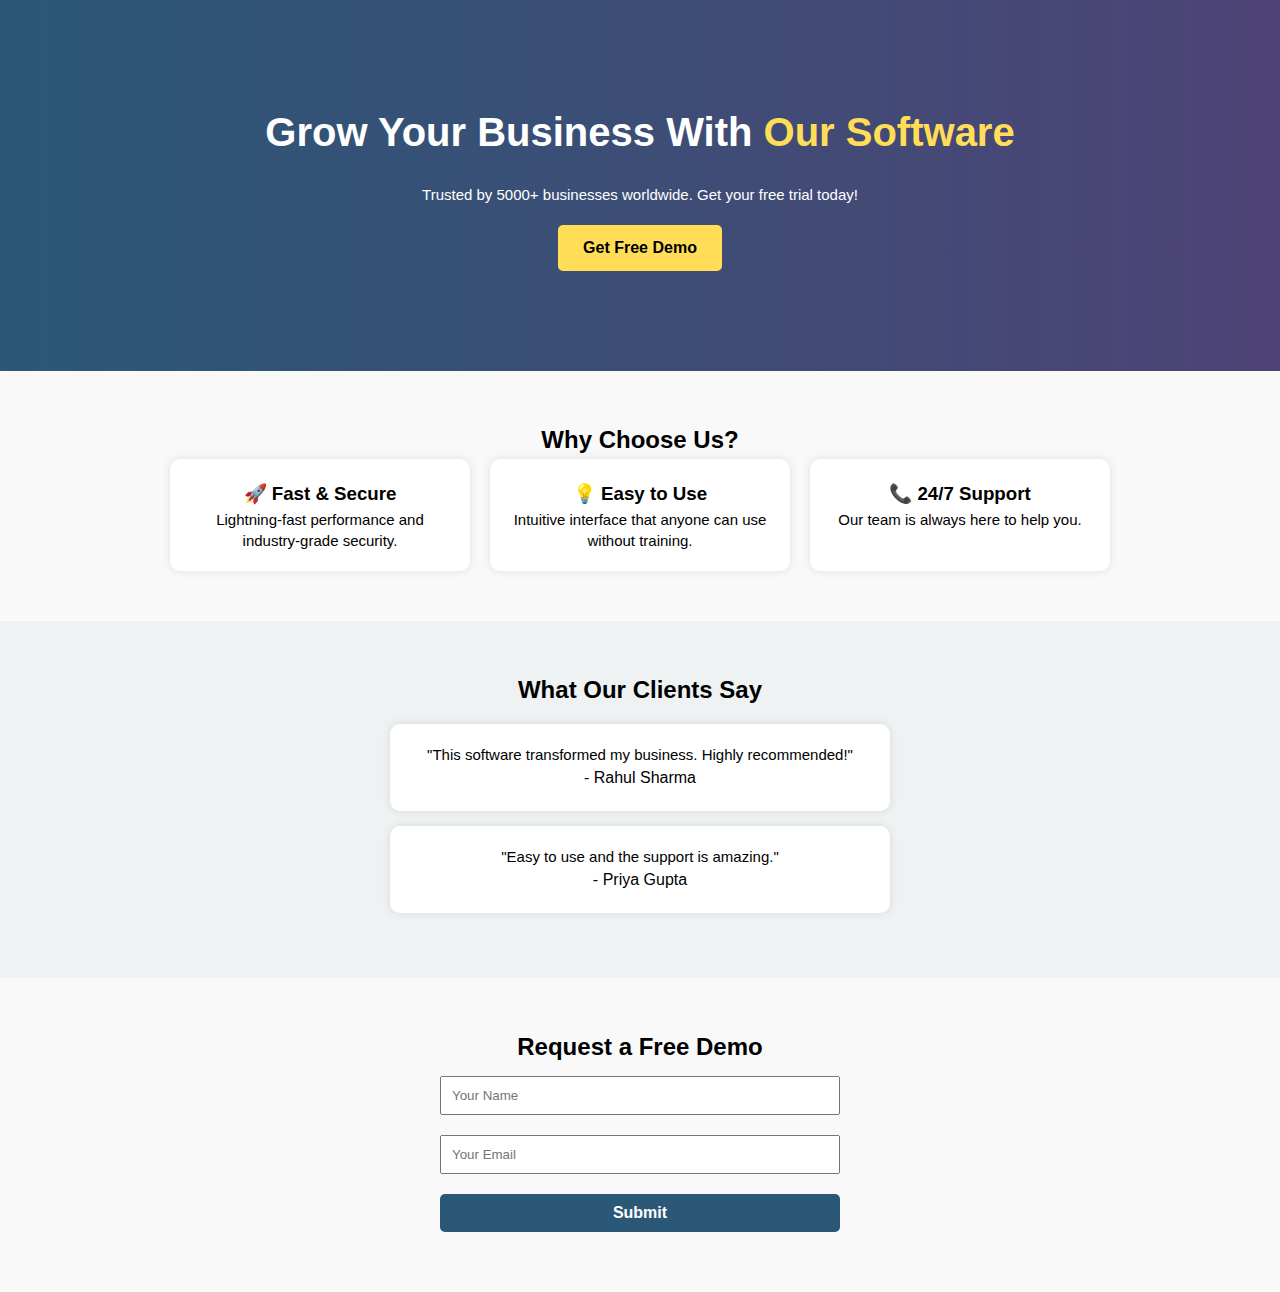
<file: exportbusiness.html>
<!DOCTYPE html>
<html lang="en">
<head>
  <meta charset="UTF-8">
  <meta name="viewport" content="width=device-width, initial-scale=1.0">
  <title>Landing Page</title>
  <link rel="stylesheet" href="style.css">
  <style>
    body {
  margin: 0;
  font-family: Arial, sans-serif;
  line-height: 1.6;
}

/* Hero Section */
.hero {
  background: linear-gradient(to right, #2b5876, #4e4376);
  color: white;
  text-align: center;
  padding: 100px 20px;
}

.hero h1 {
  font-size: 2.5rem;
}

.hero h1 span {
  color: #ffdd57;
}

.hero p {
  max-width: 600px;
  margin: 20px auto;
}

.btn {
  display: inline-block;
  padding: 10px 25px;
  background: #ffdd57;
  color: black;
  border-radius: 5px;
  text-decoration: none;
  font-weight: bold;
  transition: 0.3s;
}

.btn:hover {
  background: #ffc107;
}

/* Features */
.features {
  text-align: center;
  padding: 50px 20px;
  background: #f9f9f9;
}

.feature-grid {
  display: flex;
  justify-content: center;
  gap: 20px;
  flex-wrap: wrap;
}

.feature {
  background: white;
  padding: 20px;
  border-radius: 10px;
  box-shadow: 0 0 10px rgba(0,0,0,0.1);
  width: 300px;
}

/* Testimonials */
.testimonials {
  padding: 50px 20px;
  text-align: center;
  background: #eef2f3;
}

.testimonial {
  background: white;
  padding: 20px;
  margin: 15px auto;
  max-width: 500px;
  border-radius: 10px;
  box-shadow: 0 0 10px rgba(0,0,0,0.1);
}

/* Contact Form */
.contact {
  padding: 50px 20px;
  text-align: center;
  background: #f9f9f9;
}

.contact form {
  max-width: 400px;
  margin: auto;
}

.contact input, .contact button {
  width: 100%;
  padding: 10px;
  margin: 10px 0;
}

.contact button {
  background: #2b5876;
  color: white;
  border: none;
  cursor: pointer;
  font-size: 16px;
}

.contact button:hover {
  background: #4e4376;
}

  </style>
</head>
<body>

  <!-- Hero Section -->
  <section class="hero">
    <div class="container">
      <h1>Grow Your Business With <span>Our Software</span></h1>
      <p>Trusted by 5000+ businesses worldwide. Get your free trial today!</p>
      <a href="#form" class="btn">Get Free Demo</a>
    </div>
  </section>

  <!-- Features -->
  <section class="features">
    <h2>Why Choose Us?</h2>
    <div class="feature-grid">
      <div class="feature">
        <h3>🚀 Fast & Secure</h3>
        <p>Lightning-fast performance and industry-grade security.</p>
      </div>
      <div class="feature">
        <h3>💡 Easy to Use</h3>
        <p>Intuitive interface that anyone can use without training.</p>
      </div>
      <div class="feature">
        <h3>📞 24/7 Support</h3>
        <p>Our team is always here to help you.</p>
      </div>
    </div>
  </section>

  <!-- Testimonials -->
  <section class="testimonials">
    <h2>What Our Clients Say</h2>
    <div class="testimonial">
      <p>"This software transformed my business. Highly recommended!"</p>
      <span>- Rahul Sharma</span>
    </div>
    <div class="testimonial">
      <p>"Easy to use and the support is amazing."</p>
      <span>- Priya Gupta</span>
    </div>
  </section>

  <!-- Contact Form -->
  <section id="form" class="contact">
    <h2>Request a Free Demo</h2>
    <form>
      <input type="text" placeholder="Your Name" required>
      <input type="email" placeholder="Your Email" required>
      <button type="submit" class="btn">Submit</button>
    </form>
  </section>

</body>
</html>
</file>
<file: style.css>
:root{
  --accent: red; /* brand red */
  --text: #33333a;
  --muted: #6b7280;
  --card-bg: #ffffff;
  --surface: #fafafa;
}
/* Reset */
* {
  margin: 0;
  padding: 0;
  box-sizing: border-box;

}

body {
  font-family: 'Segoe UI', Tahoma, Geneva, Verdana, sans-serif;
  margin-top: 70px; /* header height के हिसाब से adjust */
}

/* ================= HEADER ================= */
/* Header container */
header {
  width: 100%;
  background: white;
  display: flex;
  align-items: center;
  justify-content: space-between;
  padding: 8px 20px;
  position: fixed;
  top: 0;
  left: 0;
  z-index: 999;
  box-shadow: 0 2px 5px rgba(0,0,0,0.1);
}


/* Logo */
.logo img {
  height: 50px;
}

/* Navigation default (desktop) */
nav {
  display: flex;
  align-items: center;
  gap: 15px;
}

nav a {
  color: rgb(8, 8, 8);
  text-decoration: none;
  padding: 8px 10px;
  transition: all 0.3s ease;
  position: relative;
}

/* Active effect with underline */
nav a.active {
  color: #042e5b; /* Blue text */
  font-weight: bold;
}

nav a.active::after {
  content: "";
  position: absolute;
  left: 0;
  bottom: -4px; /* Space below text */
  width: 100%;
  height: 3px;
  background: #007BFF; /* Blue underline */
  border-radius: 2px;
}

/* Dropdown */
.dropdown {
  position: relative;
}
.dropdown-btn {
  color: rgb(11, 11, 11);
  cursor: pointer;
  padding: 8px 10px;
  display: inline-block;
}
.dropdown-content {
  display: none;
  position: absolute;
  background: white;
  top: 100%;
  left: 0;
  min-width: 180px;
  border-radius: 4px;
  overflow: hidden;
  box-shadow: 0px 4px 8px rgba(0,0,0,0.2);
}
.dropdown-content a {
  display: block;
  padding: 10px;
  color: #08203a;
  text-decoration: none;
}
.dropdown-content a:hover {
  background: #f1f1f1;
}
.dropdown:hover .dropdown-content {
  display: block;
}

/* Contact button */
.contact-btn {
  background: #e70404;
  color: white;
  border-radius: 4px;
}
.contact-btn:hover {
  background: #e67700;
}

/* Login button */
#loginBtn {
  background: #4caf50;
  color: white;
  padding: 8px 14px;
  border: none;
  border-radius: 4px;
  cursor: pointer;
}
#loginBtn:hover {
  background: #3f9443;
}

/* Menu toggle (mobile) */
.menu-toggle {
  display: none;
  flex-direction: column;
  gap: 5px;
  cursor: pointer;
}
.menu-toggle span {
  display: block;
  width: 25px;
  height: 3px;
  background: rgb(12, 12, 12);
  transition: 0.3s;
}

/* Mobile styles */
@media (max-width: 768px) {
  nav {
    display: none;
    position: absolute;
    top: 60px;
    left: 0;
    width: 100%;
    flex-direction: column;
    background: white;
    padding: 10px 0;
  }
  nav.show {
    display: flex;
  }
  .dropdown-content {
    position: static;
    box-shadow: none;
    background: #0f3a64;
  }
  .dropdown-content a {
    color: white;
  }
  .dropdown-content a:hover {
    background: #08203a;
  }
  .menu-toggle {
    display: flex;
  }
}


/* topbar index start */
.topcontainer {
  background-color: #08203a;
  height: 50px;
  overflow: hidden;
  position: relative;
 
}

.scroll-text {
  margin-top: 10px;
  position: absolute;
  white-space: nowrap;
  color: #f5f5f5;
  font-family: 'Times New Roman', Times, serif;
  font-weight: bolder;
  font-size: 30px;
  animation: scroll-left 17s linear infinite;
}

@keyframes scroll-left {
  from {
    left: 100%;
  }

  to {
    left: -100%;
  }
}

/* topbar index end */

/* hero start */
.hero {
  display: flex;
  justify-content: space-between;
  align-items: center;
  padding: 60px 10%;
  flex-wrap: wrap;
}

.hero-content {
  flex: 1;
  max-width: 600px;
}

.hero-content h1 {
  font-size: 4rem;
  line-height: 1.3;
  color: #1d3557;
}

.hero-content h1 .highlight {
  color: #e63946;
}

.hero-content p {
  margin: 20px 0;
  font-size: 1.1rem;
  color: #444;
}

.btn {
  background-color: #e63946;
  color: #fff;
  text-decoration: none;
  padding: 12px 24px;
  border-radius: 8px;
  font-weight: 600;
  transition: 0.3s;
}

.btn:hover {
  background-color: #d62839;
}

.hero-image {
  flex: 1;
  text-align: center;
}

.hero-image img {
  max-width: 100%;
  height: auto;
  border-radius: 20px;
}

@media (max-width: 768px) {
  .hero {
    flex-direction: column-reverse;
    text-align: center;
    padding: 40px 5%;
  }

  .hero-content h1 {
    font-size: 2.2rem;
  }
}

/* hero end */

/* card portion start */
.card-container {
  display: flex;
  justify-content: center;
  flex-wrap: wrap;
  margin-top: 10px;
  background-color: #08203a;
}

.card {
  width: 325px;
  background-color: #f0f0f0;
  border-radius: 8px;
  overflow: hidden;
  box-shadow: 0px 2px 4px rgba(0, 0, 0, 0.2);
  margin: 20px;
}

.card img {
  width: 100%;
  height: auto;
}

.card-content {
  padding: 16px;
}

.card-content h1 {
  font-size: 28px;
  margin-bottom: 8px;
}

.card-content p {
  font-size: 15px;
  color: #666;
  line-height: 1.3;
}

.card-content .card-btn {
  display: inline-block;
  padding: 8px 19px;
  background-color: #dd1919;
  text-decoration: none;
  border-radius: 4px;
  margin-top: 16px;
  color: white;

}

/* card portion end */

/* price portion start */
.price h1 {
  text-align: center;
  font-size: 35px;
  font-family: 'Times New Roman', Times, serif;


}

.price img {
  margin-left: 650px;
  width: 200px;
  height: auto;

}

/* price portion end */

.footer {
  margin-top: 30px;
  background-color: #1f1f2e;
  color: #f1f1f1;
  padding: 60px 40px;
  font-family: 'Segoe UI', sans-serif;
}

.footer-container {
  display: grid;
  grid-template-columns: repeat(auto-fit, minmax(220px, 1fr));
  gap: 40px;
}

.footer-section h2 {
  font-size: 22px;
  color: #f4f8fd;
}

.footer-section h3 {
  font-size: 18px;
  margin-bottom: 12px;
  color: #ffffff;
}

.footer-section p {
  font-size: 14px;
  margin: 10px 0 20px;
  color: #cccccc;
}

.footer-section ul {
  list-style: none;
  padding: 0;
}

.footer-section ul li {
  margin-bottom: 10px;
}

.footer-section ul li a {
  text-decoration: none;
  color: #cccccc;
  font-size: 14px;
  transition: color 0.3s;
}

.footer-section ul li a:hover {
  color: #ffffff;
}

.social-icons a {
  color: #f1f1f1;
  margin-right: 15px;
  font-size: 18px;
  text-decoration: none;
  transition: color 0.3s;
}

.social-icons a:hover {
  color: #4f9bff;
}

/* Popup background */
.modal {
  display: none;
  position: fixed;
  z-index: 1000;
  padding-top: 100px;
  left: 0;
  top: 0;
  width: 100%;
  height: 100%;
  background-color: rgba(0, 0, 0, 0.5);
}

/* Popup content box */
.modal-content {
  background-color: #fff;
  margin: auto;
  padding: 20px;
  border-radius: 8px;
  width: 300px;
  position: relative;
  box-shadow: 0 4px 10px rgba(0, 0, 0, 0.2);
}

/* Close button */
.close {
  color: #aaa;
  position: absolute;
  top: 10px;
  right: 15px;
  font-size: 28px;
  cursor: pointer;
}

.close:hover {
  color: black;
}


/* General */
.pricing-section {
  font-family: 'Segoe UI', Tahoma, Geneva, Verdana, sans-serif;
  background: #f8fafc;
  color: #333;
  padding: 40px 20px;
  text-align: center;
}

.pricing-title {
  font-size: 2.5rem;
  margin-bottom: 30px;
}

.highlight-text {
  color: #1ecc4f;
}


/* Country Badge */
.country-badge {
  background: #023953;
  color: #fff;
  padding: 15px 20px;
  border-radius: 10px;
  width: fit-content;
  margin: 0 auto 40px;
  box-shadow: 0 4px 10px rgba(0, 0, 0, 0.1);
}

.country-title {
  margin: 0;
  font-size: 1.3rem;
}

.country-subtitle {
  font-size: 0.9rem;
  margin-top: 5px;
  opacity: 0.9;
}

/* Pricing Cards */
.text1 {
  text-align: justify;
  font-size: 15px;
  font-family: 'Times New Roman', Times, serif;

}

.text2 {
  font-size: 19px;
  font-weight: bold;
}

.pricing-cards {
  display: flex;
  justify-content: center;
  flex-wrap: wrap;
  gap: 20px;
}

.pricing-card {
  background: #fff;
  border-radius: 12px;
  padding: 25px;
  width: 250px;
  box-shadow: 0 4px 15px rgba(0, 0, 0, 0.1);
  position: relative;
  transition: transform 0.3s ease, box-shadow 0.3s ease;
}

.pricing-card:hover {
  transform: translateY(-5px);
  box-shadow: 0 6px 20px rgba(0, 0, 0, 0.15);
}

.plan-title {
  font-size: 1.3rem;
  margin-bottom: 10px;
}

.plan-price {
  font-size: 2rem;
  font-weight: bold;
  color: #ef4444;
  margin: 10px 0;
}

.plan-gst {
  color: #555;
  font-size: 0.9rem;
  margin-bottom: 15px;
}

.plan-features {
  list-style: none;
  padding: 0;
}

.feature-item {
  margin: 8px 0;
  font-size: 0.95rem;
}

/* Most Popular */
.popular-plan {
  border: 2px solid #023953;
}

.popular-tag {
  position: absolute;
  top: -12px;
  left: 50%;
  transform: translateX(-50%);
  background: #053d57;
  color: white;
  padding: 5px 15px;
  font-size: 0.8rem;
  border-radius: 20px;
  box-shadow: 0 2px 6px rgba(0, 0, 0, 0.15);
}

/* Button */
.book-demo-btn {
  margin-top: 40px;
  padding: 15px 40px;
  background: #023953;
  color: #fff;
  border: none;
  border-radius: 8px;
  font-size: 1.1rem;
  cursor: pointer;
  transition: background 0.3s ease;
}

.book-demo-btn:hover {
  background: #1ecc4f;
}

/* Responsive */
@media (max-width: 768px) {
  .pricing-cards {
    flex-direction: column;
    align-items: center;
  }
}

/* Home Banner  style start*/
.slider {
  position: relative;
  width: 100%;
  height: 89vh;
  overflow: hidden;
}

.slide {
  position: absolute;
  width: 100%;
  height: 100%;
  background-size: cover;
  background-position: center;
  opacity: 0;
  transition: opacity 1s ease-in-out;
}

.slide.active {
  opacity: 1;
  z-index: 1;
}

.slide:nth-child(4) {
  background-image: url('/Images/bannerimg.jpg');
}

.slide:nth-child(3) {
  background-image: url('/Images/banner2.jpg');
}

.slide:nth-child(1) {
  background-image: url('/Images/blurimng.jpg');
}
/* 2nd Slide Styles - Premium */
.overlay-webdev {
  display: flex;
  align-items: center;
  justify-content: space-between;
  padding: 60px;
  min-height: 100vh;
  background: linear-gradient(-45deg, #001f34, #4e4376, #1c1c1c, #ff6f61);
  background-size: 400% 400%;
  animation: gradientBG 10s ease infinite;
  position: relative;
  overflow: hidden;
}

/* Particles effect */
.overlay-webdev::before {
  content: '';
  position: absolute;
  inset: 0;
  background: url('Images/web-back1.jpg');
  opacity: 0.15;
}

/* Glass Card */
.webdev-left {
  flex: 1;
  max-width: 50%;
  background: rgba(255, 255, 255, 0.08);
  backdrop-filter: blur(10px);
  border-radius: 15px;
  padding: 40px;
  color: #fff;
  z-index: 1;
  box-shadow: 0 8px 32px rgba(0, 0, 0, 0.3);
}

.webdev-title {
  font-size: 52px;
  font-weight: 900;
  margin-bottom: 20px;
  text-shadow: 0 0 20px rgba(252, 2, 2, 0.7);
}

.webdev-title span {
  color: #f80505;
}

.webdev-desc {
  font-size: 18px;
  line-height: 1.6;
  margin-bottom: 30px;
}

.btn-webdev {
  display: inline-block;
  padding: 14px 30px;
  background: linear-gradient(90deg, #d52a08, #c22004);
  color: #fbf8f8;
  font-weight: bold;
  text-decoration: none;
  border-radius: 8px;
  transition: all 0.4s ease;
  box-shadow: 0 0 15px rgba(255, 204, 112, 0.8);
}

.btn-webdev:hover {
  transform: scale(1.08);
  box-shadow: 0 0 25px rgba(255, 204, 112, 1);
}

/* Right Image */
.webdev-right {
  flex: 1;
  text-align: center;
  z-index: 1;
}

.webdev-right img {
  max-width: 90%;
  border-radius: 20px;
  box-shadow: 0 10px 30px rgba(0, 0, 0, 0.5);
  animation: float 19s ease-in-out infinite;
  transition: transform 0.4s ease;
}

.webdev-right img:hover {
  transform: scale(1.05);
}

/* Animations */
@keyframes gradientBG {
  0% { background-position: 0% 50%; }
  50% { background-position: 100% 50%; }
  100% { background-position: 0% 50%; }
}

@keyframes float {
  0%, 100% { transform: translateY(0); }
  50% { transform: translateY(-15px); }
}


   
.overlay-1 {
  height: 100%;
  width: 100%;
  font-size: 24px;
  display: flex;
  flex-direction: column;
  align-items: center;
  background-color: rgba(0, 0, 0, 0.7);
  justify-content: center;
  text-align: center;
  color: white;
}

.overlay-1 h1 {
  font-size: 75px;
  padding: 30px;
  color: red;
  margin-top: 8px;
}

.overlay-1 h3 {
  font-size: 65px;
  padding: 30px;
  color: white;
  margin-top: -50px;
}

.overlay-1 p {
  color: white;
  font-size: 20px;
  margin: 5px 100px;
}

.banner-content {
  width: 85%;
  height: auto;
  font-size: 38px;
}

.btnji {
  margin-top: -50px;
  padding: 15px 40px;
  background-color: #1ecc4f;
  color: white;
  text-decoration: none;
  font-size: 18px;
  font-weight: bold;
  border-radius: 5px;
  transition: background-color 0.3s ease;
  border: none;
}

.btnji:hover {
  background-color: red;
}

.overlay-erp-full {
  width: 100%;
  background: white;
  opacity: 0.8;
  height: 100%;
  display: flex;
  flex-direction: column;
  align-items: center;
  justify-content: center;
  text-align: center;
  padding: 20px;
}

.overlay-erp-full h1 {
  font-size: 77px;
  margin-bottom: 10px;
}

.overlay-erp-full .blue-text {
  color: rgb(70, 128, 70);
  /* Green color */
  font-weight: bold;
  /* text-shadow: 0 0 10px #31bf65; */
}

.overlay-erp-full h2 {
  font-size: 47px;
  font-weight: bold;
  margin-bottom: 10px;
  color: #f01414;
  /* Bright red */
  text-shadow: 0 0 10px rgba(252, 26, 14, 0.7);
}

.overlay-erp-full .subtext {
  font-size: 37px;
  color: #051428;
  margin-top: 10px;
  font-weight: bold;
}

.overlay-erp-full .desc {
  font-size: 26px;
  color: #051428;
  margin-bottom: 30px;
}

.certification-logos {
  display: flex;
  gap: 15px;
  justify-content: center;
  margin-bottom: 30px;
}

.certification-logos img {
  height: 50px;
}

.services {
  display: flex;
  gap: 50px;
  justify-content: center;
  margin-bottom: 30px;
}

.service-item {
  display: flex;
  flex-direction: column;
  align-items: center;
}

.service-item img {
  height: 60px;
  margin-bottom: 10px;
}

.service-item p {
  font-weight: bold;
  color: #051428;
}

.erp-buttons {
  display: flex;
  gap: 20px;
  flex-wrap: wrap;
  justify-content: center;
}

.btn-erp {
  padding: 12px 25px;
  font-size: 16px;
  font-weight: bold;
  color: white;
  text-decoration: none;
  border-radius: 5px;
  transition: background-color 0.3s ease;
}

.btn-erp.green {
  background-color: #0ef729;
}

.btn-erp.green:hover {
  background-color: #00906b;
}

.btn-erp.blue {
  background-color: #1e2c57;
}

.btn-erp.blue:hover {
  background-color: #0f1a3c;
}
.nav-btn {
  position: absolute;
  top: 50%;
  transform: translateY(-50%);
  background: rgba(0,0,0,0.4);
  color: white;
  border: none;
  padding: 12px 18px;
  font-size: 24px;
  cursor: pointer;
  border-radius: 50%;
  z-index: 100;
}

.nav-btn:hover {
  background: rgba(0,0,0,0.7);
}

#prevBtn { left: 20px; }
#nextBtn { right: 20px; }

.slide {
  display: none;
}

.slide.active {
  display: block;
  animation: fadeIn 0.8s ease-in-out;
}

@keyframes fadeIn {
  from { opacity: 0; }
  to { opacity: 1; }
}



/* Home Banner  style end*/

/* ===================Home Banner Media Query Start==================================== */
@media (min-width: 300px) and (max-width: 500px) {
  .banner {
    margin-top: 1rem;
    height: 50vh;
    background-size: cover;
    background-position: center;
    margin-bottom: -5rem;
  }

  .overlay-1 {
    font-size: 18px;
    padding: 10px;
  }

  .overlay-1 h1 {
    font-size: 30px;
    padding: 15px;
    margin-top: 5px;
    text-align: center;
  }

  .overlay-1 h3 {
    font-size: 26px;
    padding: 15px;
    margin-top: 2px;
    text-align: center;
  }

  .overlay-1 p {
    font-size: 12px;
    text-align: center;
  }

  .banner-content {
    width: 90%;
    height: auto;
    font-size: 20px;
  }

  .banner-content p {
    margin: 10px 20px;
    font-size: 12px;
  }

  .btnji {
    margin-top: 10px;
    padding: 1rem 2.4rem;
    font-size: 1.1rem;
  }
}

@media (min-width: 500px) and (max-width: 750px) {
  .banner {
    margin-top: 1rem;
    height: 50vh;
    background-size: cover;
    background-position: center;
    margin-bottom: -5rem;
  }

  .overlay-1 {
    font-size: 18px;
    padding: 10px;
  }

  .overlay-1 h1 {
    font-size: 55px;
    padding: 15px;
    margin-top: 5px;
    text-align: center;
  }

  .overlay-1 h3 {
    font-size: 35px;
    padding: 15px;
    margin-top: 2px;
    text-align: center;
  }

  .overlay-1 p {
    font-size: 17px;
    text-align: center;
  }

  .banner-content {
    width: 90%;
    height: auto;
    font-size: 20px;
  }

  .banner-content p {
    margin: 10px 20px;
    font-size: 15px;
  }

  .btnji {
    margin-top: 10px;
    padding: 1rem 2.4rem;
    font-size: 1.1rem;
  }
}

@media (min-width: 750px) and (max-width: 1200px) {
  .banner {
    margin-top: 1rem;
    height: 50vh;
    background-size: cover;
    background-position: center;
    margin-bottom: -5rem;
  }

  .overlay-1 {
    font-size: 18px;
    padding: 10px;
  }

  .overlay-1 h1 {
    font-size: 55px;
    padding: 15px;
    margin-top: 5px;
    text-align: center;
  }

  .overlay-1 h3 {
    font-size: 35px;
    padding: 15px;
    margin-top: 2px;
    text-align: center;
  }

  .overlay-1 p {
    font-size: 17px;
    text-align: center;
  }

  .banner-content {
    width: 90%;
    height: auto;
    font-size: 20px;
  }

  .banner-content p {
    margin: 10px 20px;
    font-size: 15px;
  }

  .btnji {
    margin-top: 10px;
    padding: 1rem 2.4rem;
    font-size: 1.1rem;
  }
}

@media (min-width: 1200px) and (max-width: 1900px) {
  .banner {
    margin-top: 1rem;
    height: 89vh;
    width: 100%;
    margin-bottom: -5rem;
  }

  .overlay-1 {

    height: 100%;
    width: 100%;
    font-size: 24px;
    display: flex;
    justify-items: center;
    flex-direction: column;
    align-items: center;
    background-color: rgb(0, 0, 0, 0.7);
    justify-content: center;

  }

  .overlay-1 h1 {
    font-size: 75px;
    padding: 30px;
    color: red;
    margin-top: 8px;
  }

  .overlay-1 h3 {
    font-size: 65px;
    padding: 30px;
    margin-top: -50px;
  }

  .overlay-1 p {
    text-align: justify;
    font-size: 20px;

  }

  .banner-content {
    width: 85%;
    height: 200px;
    font-size: 38px;
  }

  .banner-content p {
    margin: 5px 100px 5px 100px;
    text-align: center;
  }

  .btnji {
    margin-top: -50px;
    padding: 15px 40px;
    color: white;
    text-decoration: none;
    font-size: 18px;
    font-weight: bold;
    border-radius: 5px;
    transition: background-color 0.3s ease;
    border: none;
  }

}

/* ===================Home Banner Media Query End==================================== */


/* retail software start */
.circle-container {
  display: grid;
  grid-template-columns: repeat(6, 1fr);
  /* 4 columns */
  gap: 20px;
  justify-items: center;
    margin-top: 50px;
}
.circle-item {
  text-align: center;
}
.circle-item p {
  margin-top: 10px;
  font-size: 14px;
  font-weight: 500;
}
.circle {
  width: 110px;
  height: 110px;
  border-radius: 50%;
  background-color: #023953; /* Hover color ko default bana diya */
  display: flex;
  align-items: center;
  justify-content: center;
  transition: all 0.3s ease;
  box-shadow: 0 4px 10px rgba(0, 0, 0, 0.1);
}

.circle img {
  width: 90px;
  height: 90px;
  filter: brightness(0) invert(1); /* White icon effect by default */
  transition: transform 0.3s ease;
}

/* Hover par sirf thoda zoom karein */
.circle:hover {
  transform: scale(1.1);
  box-shadow: 0 8px 20px rgba(0, 0, 0, 0.2);
}

.circle:hover img {
  transform: scale(1.2);
}



.retail {
  text-align: center;
  font-family: 'Segoe UI', Tahoma, Geneva, Verdana, sans-serif;
  font-size: 3rem;
  font-weight: bold;
  letter-spacing: 2px;
  color: #333;
  position: relative;
  padding-bottom: 10px;
  text-shadow: 2px 2px 6px rgba(0, 0, 0, 0.1);
}

/* Gradient for "Softwares" part */
.highlight-text1 {
  color: #1ecc4f;
  font-weight: bold;

}

/* Decorative underline */
.retail::after {
  content: '';
  position: absolute;
  bottom: 0;
  left: 50%;
  transform: translateX(-50%);
  width: 20%;
  height: 4px;
  background: linear-gradient(90deg, #d72a07, #022244);
  border-radius: 2px;

}
/* Dropdown panel styling */

/* first pharmacy dropdown design */
.dropdown-panel {
  display: flex;
  gap: 20px;
  background: #fff;
  border-radius: 10px;
  padding: 20px;
  box-shadow: 0 5px 15px rgba(0,0,0,0.15);
  position: absolute;
  top: 100%;
  left: 50%;
  transform: translateX(-50%) translateY(10px);
  width: 170px;
  height: 200px;
  opacity: 0;
  visibility: hidden;
  transition: all 0.3s ease;
  z-index: 10;
}

.dropdown-left {
  flex: 1;
}

.dropdown-left h3 {
  color: #023953;
  margin-bottom: 10px;
  font-size: 12px;
}

.dropdown-left li {
  font-size: 10px;
  color: #555;
  line-height: 1.5;
 text-align: justify;

}

.dropdown-left .card-btn {
  display: inline-block;
  padding: 4px 9px;
  background-color: #dd1919;
  text-decoration: none;
  border-radius: 4px;
  margin-top: 3px;
  color: white;
  font-size: 12px;

}
/* Show dropdown on hover */
.circle-item {
  position: relative;
}

.circle-item:hover .dropdown-panel {
  opacity: 1;
  visibility: visible;
  transform: translateX(-50%) translateY(0);
}



/* retail software end */

/* product design start */
.products {
  margin-top: 90px;
  text-align: center;
}

/* product design  end */

/* wholesales design start */
.whole {
  margin-top: 40px;
}

.circle-container1 {
  display: grid;
  grid-template-columns: repeat(8, 1fr);
  /* 4 columns */
  gap: 20px;
  justify-items: center;
  margin-top: 50px;

}

/* mobile application design start */
.circle-container13 {
  display: grid;
  grid-template-columns: repeat(3, 1fr);
  /* 4 columns */
  gap: 20px;
  justify-items: center;
  margin-top: 50px;
}

/* why erp choose for business css */
.slider-section {
  display: flex;
  flex-wrap: wrap;
  align-items: center;
  justify-content: center;
  padding: 50px 30px;
  background-color: #08203a;
  color: #fff;
  margin-top: 20px;
}

.slider-text {
  flex: 1 1 400px;
  padding: 30px;
  background-color: #eef4f5;
  color: #333;
  border-radius: 8px;
  margin: 10px;
}

.slider-text h2 {
  font-size: 32px;
  font-weight: bold;
  margin-bottom: 15px;
  color: rgb(240, 38, 38);
  font-style: italic;
}

.slider-text p {
  font-size: 16px;
  line-height: 1.6;
}

.slider-image {
  flex: 1 1 400px;
  margin: 10px;
  text-align: center;
  border-color: white;
}

.slider-image img {
  width: 100%;
  max-width: 500px;
  border-radius: 20px;
  box-shadow: 0 10px 30px rgba(246, 244, 244, 0.904);
}


@media (max-width: 768px) {
  .slider-section {
    flex-direction: column;
  }
}



/* Testimonial start */
.testimonial-section {
  text-align: center;
  padding: 50px 20px;
  font-family: Arial, sans-serif;
  background: #fff;
}

/* Heading */
.testimonial-heading {
  font-size: 36px;
  color: #1a1a1a;
  margin-bottom: 40px;
  font-weight: bold;
}

/* Horizontal Scrollable Container */
.testimonial-container {
  display: flex;
  overflow-x: auto;
  scroll-snap-type: x mandatory;
  gap: 20px;
  padding: 20px;
  scroll-behavior: smooth;

  /* HIDE SCROLLBAR */
  scrollbar-width: none;
  /* Firefox */
  -ms-overflow-style: none;
  /* IE/Edge */
}

.testimonial-container::-webkit-scrollbar {
  display: none;
  /* Chrome/Safari */
}

/* Testimonial Card */
.testimonial-card {
  flex: 0 0 33.33%;
  scroll-snap-align: center;
  background: #f9f9f9;
  padding: 30px 20px;
  border-radius: 8px;
  box-shadow: 0 0 15px rgba(0, 0, 0, 0.1);
  transition: transform 0.3s, background 0.3s;
}

.testimonial-card:hover {
  transform: scale(1.03);
  background-color: #567fc4;
}
.fa{
  color: rgb(238, 238, 47);
}
/* Image Style */
.client-img {
  width: 100px;
  height: 100px;
  border-radius: 50%;
  border: 4px solid white;
  box-shadow: 0 0 10px rgba(0, 0, 0, 0.2);
  object-fit: cover;
}

/* Text */
.testimonial-card h3 {
  margin: 15px 0 10px;
  font-size: 20px;
  color: #1a1a1a;
}


.testimonial-card p {
  font-size: 16px;
  color: #333;
  line-height: 1.5;
}

/* Dots */
.testimonial-dots {
  margin-top: 25px;
}

.dot {
  display: inline-block;
  width: 12px;
  height: 12px;
  margin: 5px;
  background-color: #ccc;
  border-radius: 50%;
  cursor: pointer;
}

.dot.active {
  background-color: #1a1a1a;
}

/* testimonial end */


/* swastik associate design start */

.section {
  display: flex;
  align-items: center;
  justify-content: flex-start;
  margin: 20px 0;
  padding: 20px;
  background: #fff;
  border: 1px solid #ddd;
  border-radius: 8px;
  box-shadow: 0 4px 10px rgba(0, 0, 0, 0.1);
}

.section img {
  width: 200px;
  height: 150px;
  object-fit: cover;
  border-radius: 5px;
}

.section .text {
  padding: 0 20px;
}

.section h2 {
  margin: 0 0 10px;
  font-size: 20px;
  color: #333;
  font-style: italic;
}

.section p {
  margin: 0;
  color: #555;
  line-height: 1.5;
  font-family: 'Times New Roman', Times, serif;
}

.section.right {
  flex-direction: row-reverse;
}


/* counter design start */
.about-us {
  padding: 4rem 2rem;
  background-color: #2f2f2f;
  margin-top: -150px;
}

.cards {
  display: flex;
  flex-wrap: wrap;
  justify-content: center;
  gap: 10px;

}

.card1 {
  background-color: #000;
  color: #fff;
  padding: 10px;
  width: 150px;
  height: 230px;
  border-radius: 5px;
  box-shadow: 0 4px 6px rgba(0, 0, 0, 0.1);
  text-align: center;
  transition: box-shadow 0.3s ease;
}

.card1:hover {
  box-shadow: 0 0 17px #ec4141;
}

.card1 .icon12 img {
  width: 90px;
  height: 90px;
  border-radius: 50%;
  margin-bottom: 10px;
}

.card1 h2 {
  font-size: 2.3rem;
  margin: 10px 0;
  color: #ec4141;
}

.card1 p {
  font-size: 1.1rem;
  margin: 10px 0;
}

/* counter part css start */
.counters {
  display: flex;
  justify-content: space-around;
  flex-wrap: wrap;
  gap: 30px;
  padding: 50px 0;
  font-family: Arial, sans-serif;
  background: #08203a;
}

.counter-box {
  text-align: center;
}

.counter {
  font-size: 40px;
  color: white;
  font-weight: bold;
}

.counter+p {
  margin-top: 10px;
  font-size: 18px;
  color: white;
}

/* CONTACT PAGE DESIGN START CSS */
.contact-hero {
  background-image: url('/Images/contact-pagebanner1.jpg'); /* Replace with your image */
  background-size: cover;
  background-position: center;
  background-attachment: fixed; /* 👈 Fixed image */
  height: 300px;
  display: flex;
  align-items: center;
  justify-content: center;
  color: rgb(255, 14, 14);
  text-shadow: 2px 2px 5px rgba(0,0,0,0.7);
  font-size: 48px;
  font-weight: bold;
  margin-top: 5px;
}


.contact-container {
  max-width: 1300px;
  margin: 40px auto 0 auto;  /* 👈 yeh line me top se 40px space hai */
  display: grid;
  grid-template-columns: 1fr;
  gap: 30px;
  background: rgb(3, 38, 86);
  padding: 30px;
  border-radius: 15px;
  box-shadow: 0 8px 20px rgba(0,0,0,0.1);
}



.contact-block {
  padding: 20px;
  border-radius: 12px;
  background: #ffffff;
  box-shadow: 0 4px 12px rgba(0,0,0,0.07);
  transition: transform 0.3s ease;
}

.contact-block:hover {
  transform: translateY(-4px);
}

.contact-block h2 {
  margin-bottom: 20px;
  color: #2c3e50;
  font-family: 'Times New Roman', Times, serif;
  font-size: 25px;
}

.contact-form form {
  display: flex;
  flex-direction: column;
  gap: 15px;
}

.contact-form input,
.contact-form textarea {
  padding: 12px;
  border: 1px solid #ccc;
  border-radius: 6px;
  font-size: 15px;
  background: #f9f9f9;
}

.contact-form textarea {
  resize: vertical;
  height: 120px;
}

.contact-form button {
  padding: 12px;
  background: #007bff;
  color: #fff;
  border: none;
  font-size: 16px;
  border-radius: 6px;
  cursor: pointer;
  transition: background 0.3s;
}

.contact-form button:hover {
  background: #0056b3;
}

.contact-details p {
  margin: 10px 0;
  font-size: 16px;
  color: #333;
}

.contact-details strong {
  color: #08203a;
}

/* Responsive */
/* 📱 Mobile View: max 480px */
@media (max-width: 480px) {
  .contact-hero {
    font-size: 24px;
    height: 200px;
  }

  .contact-container {
    padding: 15px;
    gap: 15px;
  }

  .contact-block h2 {
    font-size: 20px;
  }
}

/* 📲 Tablet View: 481px to 768px */
@media (min-width: 481px) and (max-width: 768px) {
  .contact-hero {
    font-size: 30px;
    height: 250px;
  }

  .contact-container {
    grid-template-columns: 1fr;
    padding: 20px;
    gap: 20px;
  }

  .contact-block h2 {
    font-size: 22px;
  }
}

/* 💻 Laptop/PC View: 769px to 1200px */
@media (min-width: 769px) and (max-width: 1200px) {
  .contact-hero {
    font-size: 40px;
    height: 280px;
  }

  .contact-container {
    grid-template-columns: repeat(2, 1fr);
    gap: 25px;
  }

  .contact-form,
  .contact-details,
  .contact-map {
    grid-column: span 1;
  }
}

/* 🖥️ Projector or Large Screen: 1201px and above */
@media (min-width: 1201px) {
  .contact-hero {
    font-size: 48px;
    height: 300px;
  }

  .contact-container {
    max-width: 1300px;
    grid-template-columns: repeat(3, 1fr);
    gap: 30px;
  }

  .contact-form,
  .contact-details,
  .contact-map {
    grid-column: span 1;
  }
}



/* window popup design start */
.floating-icons {
  position: fixed;
  bottom: 20px;
  right: 20px;
  display: flex;
  flex-direction: column;
  gap: 15px;
  z-index: 9999;
}

.floating-icons .icon {
  width: 55px;
  height: 55px;
  border-radius: 50%;
  background-color: white;
  box-shadow: 0 4px 10px rgba(0,0,0,0.3);
  display: flex;
  align-items: center;
  justify-content: center;
  transition: transform 0.3s, background-color 0.3s;
}

.floating-icons .icon img {
  width: 37px;
  height: 37px;
}

.floating-icons .icon:hover {
  transform: scale(1.1);
  background-color: #f0f0f0;
}

/* 📱 Mobile Devices: max 480px */
@media (max-width: 480px) {
  .floating-icons {
    bottom: 15px;
    right: 15px;
    gap: 12px;
  }

  .floating-icons .icon {
    width: 45px;
    height: 45px;
  }

  .floating-icons .icon img {
    width: 28px;
    height: 28px;
  }
}

/* 📲 Tablets: 481px to 768px */
@media (min-width: 481px) and (max-width: 768px) {
  .floating-icons {
    bottom: 18px;
    right: 18px;
    gap: 14px;
  }

  .floating-icons .icon {
    width: 50px;
    height: 50px;
  }

  .floating-icons .icon img {
    width: 32px;
    height: 32px;
  }
}

/* 💻 Laptops / Small Desktops: 769px to 1200px */
@media (min-width: 769px) and (max-width: 1200px) {
  .floating-icons {
    bottom: 20px;
    right: 20px;
    gap: 15px;
  }

  .floating-icons .icon {
    width: 55px;
    height: 55px;
  }

  .floating-icons .icon img {
    width: 37px;
    height: 37px;
  }
}

/* 🖥️ Large Screens / Projector: 1201px and above */
@media (min-width: 1201px) {
  .floating-icons {
    bottom: 30px;
    right: 30px;
    gap: 18px;
  }

  .floating-icons .icon {
    width: 65px;
    height: 65px;
  }

  .floating-icons .icon img {
    width: 42px;
    height: 42px;
  }
}

/* ABOUT PAGE DESIGN CSS START */


/* Container helper (if you already have .container, this matches roughly) */
.container {
  width: 90%;
  max-width: 1200px;
  margin: 0 auto;
}

/* Section wrapper */
.white-about {
  background: linear-gradient(180deg, #ffffff 0%, #fffdfa 60%);
  padding: 60px 0;
  font-family: 'Poppins', sans-serif;
  color: var(--text);
}

/* inner layout */
.white-about__inner {
  display: flex;
  align-items: center;
  gap: 40px;
}

/* Image column */
.white-about__image {
  flex: 1 1 48%;
  min-width: 260px;
  padding: 12px;
}
.white-about__image img{
  width: 450px;
  height: 400px;
  border-radius: 14px;
  object-fit: cover;
  box-shadow: 0 18px 40px rgba(6, 24, 38, 0.08);
  transition: transform .6s cubic-bezier(.2,.9,.2,1), box-shadow .3s;
  transform-origin: center;
}
.white-about__image img:hover{
  transform: translateY(-6px) scale(1.01);
  box-shadow: 0 28px 60px rgba(6,24,38,0.12);
}

/* Content column */
.white-about__content{
  flex: 1 1 52%;
  min-width: 300px;
  padding: 6px 6px;
}

/* small kicker/title */
.kicker{
  color: var(--accent);
  font-weight: 700;
  letter-spacing: 2px;
  font-size: 13px;
  display: inline-block;
  margin-bottom: 10px;
  position: relative;
}
.kicker::after{
  content: "";
  display: block;
  width: 44px;
  height: 3px;
  background: linear-gradient(90deg,var(--accent), #f1b600 80%);
  margin-top: 8px;
  border-radius: 2px;
}

/* Main heading */
.heading{
  font-size: 34px;
  line-height: 1.05;
  margin: 12px 0 18px;
  color: #1f2937;
  font-weight: 700;
}
.heading .accent{
  color: var(--accent);
  display: inline-block;
}

/* Lead paragraph & text */
.lead{
  color: var(--muted);
  font-size: 16px;
  line-height: 1.7;
  margin-bottom: 14px;
  font-weight: 400;
}
.text{
  color: var(--muted);
  font-size: 15px;
  line-height: 1.7;
  margin-bottom: 22px;
}
.highlight {

  color: #08203a;           /* text color */
  font-weight: bold;        /* bold text */
  padding: 2px 5px;         /* little spacing */
  border-radius: 4px;       /* rounded edges */
}

/* Actions */
.actions{
  display: flex;
  gap: 14px;
  align-items: center;
  flex-wrap: wrap;
}

/* Primary button */
.btn-primary{
  display: inline-block;
  background: var(--accent);
  color: #0b0b0b;
  padding: 12px 22px;
  border-radius: 8px;
  font-weight: 600;
  text-decoration: none;
  box-shadow: 0 8px 20px rgba(241,197,24,0.18);
  transition: transform .18s ease, box-shadow .18s ease;
}
.btn-primary:hover{
  transform: translateY(-3px);
  box-shadow: 0 18px 40px rgba(241,197,24,0.22);
}

/* Outline button */
.btn-outline{
  display: inline-block;
  padding: 10px 18px;
  border-radius: 8px;
  color: var(--text);
  text-decoration: none;
  border: 1px solid #e6e8ea;
  background: transparent;
  font-weight: 600;
}

/* Responsive */
@media (max-width: 900px){
  .white-about__inner {
    gap: 20px;
    flex-direction: column;
    align-items: stretch;
  }
  .white-about__image, .white-about__content {
    flex: 1 1 100%;
  }
   .white-about__image img{
  width: 370px;
  height: 370px;
}
  .heading {
    font-size: 28px;
  }
  .container { width: 94%; }
  .white-about { padding: 40px 0; }
}

/* Small devices */
@media (max-width: 480px){
  .heading { font-size: 22px; }
  .lead, .text { font-size: 14px; }
  .btn-primary { padding: 10px 16px; font-size: 14px; }
  .white-about__image img{
  width: 320px;
  height: 320px;
}

}

.container-about {
  display: flex;
  gap: 20px;
  justify-content: center;
  margin-top: 20px;
  flex-wrap: wrap;
}

.card-about {
  width: 290px;
  color: white;
  padding: 20px;
  position: relative;
  border-radius: 10px 10px 0 0;
  box-shadow: 0 5px 15px rgba(0,0,0,0.1);
  transition: transform 0.3s ease, box-shadow 0.3s ease;
}

.card-about:hover {
  transform: translateY(-10px);
  box-shadow: 0 8px 25px rgba(0,0,0,0.2);
}

.card-about .number {
  background: white;
  color: red;
  font-weight: bold;
  width: 50px;
  height: 50px;
  border-radius: 50%;
  text-align: center;
  line-height: 50px;
  font-size: 18px;
  position: absolute;
  top: -25px;
  left: 20px;
  border: 3px solid white;
}

.card-about h2 {
  margin-top: 40px;
  font-size: 20px;
  font-weight: bold;
  text-align: center;
}

.card-about p {
  font-size: 14px;
  margin-top: 10px;
  text-align: center;
  line-height: 1.6;
}

.card-about .icon-about {
  background: white;
  width: 70px;
  height: 70px;
  border-radius: 50%;
  display: flex;
  align-items: center;
  justify-content: center;
  margin: 20px auto 0;
  font-size: 38px;
  color: black;
  
  box-shadow: 0 4px 10px rgba(0,0,0,0.1);
}

.green {
  background: linear-gradient(180deg, #43a047, #2e7d32);
}

.teal {
  background: linear-gradient(180deg, #00bfa5, #00897b);
}

.blue {
  background: linear-gradient(180deg, #1976d2, #0d47a1);
}
  
.rules-container {
  background: white;
  max-width: 1580px;
  margin: auto;
  padding: 20px;
  border-radius: 10px;
  box-shadow: 0px 5px 15px rgba(0,0,0,0.1);
  margin-top: 20px;
}

.rule-box {
  display: flex;
  align-items: center;
  border: 1px solid #ccc;
  margin-bottom: 12px;
  padding: 12px;
  border-radius: 6px;
  box-shadow: 0px 3px 8px rgba(0,0,0,0.05);
  
}

.number-box {
  font-size: 22px;
  font-weight: bold;
  color: white;
  padding: 15px;
  width: 40px;
  text-align: center;
  border-radius: 4px;
  margin-right: 10px;
}

.rule1 .number-box { background: #f28b66; }
.rule2 .number-box { background: #4da6ff; }
.rule3 .number-box { background: #ffcc33; color: #333; }
.rule4 .number-box { background: #66d1c1; }
.rule5 .number-box { background: #d109df; }

p {
  margin: 0;
  font-size: 15px;
  line-height: 1.4;
  
}
  

.split-container {
  display: flex;
  align-items: center;
  justify-content: space-between;
  margin-top: 20px;
  gap: 40px;
  padding: 50px;
  background: linear-gradient(to right, #052c66, #c3cfe2);
  box-shadow: 0px 5px 20px rgba(0, 0, 0, 0.1);
}

.text-section {
  flex: 1;
}

.text-section h2 {
  color: #ecedef;
  font-size: 38px;
  margin-bottom: 15px;
}

.text-section p {
  color: #fcfafa;
  line-height: 1.6;
  font-size: 16px;
  margin-bottom: 20px;
}
.text-section li{
  color: white;
}

.image-section {
  flex: 1;
  display: flex;
  justify-content: center;
}

.image-section img {
  width: 100%;
  max-width: 550px;
  border-radius: 15px;
  box-shadow: 0px 8px 25px rgba(0, 0, 0, 0.15);
  transition: transform 0.3s ease;
}

.image-section img:hover {
  transform: scale(1.05);
}

/* Responsive */
@media (max-width: 768px) {
  .split-container {
    flex-direction: column;
    text-align: center;
  }
}


 /* PRODUCT page 1 REAITAL PAGEDESIGN START */
.circle-containerpro {
  display: grid;
  grid-template-columns: repeat(6, 1fr);
  /* 4 columns */
  gap: 20px;
  justify-items: center;
  margin-top: 120px;
}
.circle-itempro {
  text-align: center;
}
.circle-itempro p {
  margin-top: 10px;
  font-size: 14px;
  font-weight: 500;
}
.circlepro {
  width: 110px;
  height: 110px;
  border-radius: 50%;
  background-color: #023953; /* Hover color ko default bana diya */
  display: flex;
  align-items: center;
  justify-content: center;
  transition: all 0.3s ease;
  box-shadow: 0 4px 10px rgba(0, 0, 0, 0.1);
}

.circlepro img {
  width: 90px;
  height: 90px;
  filter: brightness(0) invert(1); /* White icon effect by default */
  transition: transform 0.3s ease;
}

/* Hover par sirf thoda zoom karein */
.circlepro:hover {
  transform: scale(1.1);
  box-shadow: 0 8px 20px rgba(0, 0, 0, 0.2);
}

.circlepro:hover img {
  transform: scale(1.2);
}


.form-container {
  position: fixed;
  top: 80%;
  right: 10px;
  transform: translateY(-50%);
  width: 270px;
  height: 290px; /* fixed small height */
  background: white;
  border-radius: 8px;
  box-shadow: 0 4px 10px rgba(0,0,0,0.2);
  font-family: Arial, sans-serif;
  overflow-y: auto; /* scroll enable */
  padding: 10px;
}

.form-container h2 {
  text-align: center;
  font-size: 20px;
  margin-bottom: 6px;
}

.form-container label {
  font-size: 15px;
  margin-bottom: 2px;
  display: block;
}

.form-container input,
.form-container select,
.form-container textarea {
  width: 100%;
  padding: 6px;
  font-size: 12px;
  margin-bottom: 5px;
  border: 1px solid #ccc;
  border-radius: 4px;
}

.form-container textarea {
  resize: none;
}

.form-container button {
  width: 100%;
  padding: 6px;
  background: #007bff;
  color: white;
  font-size: 12px;
  border: none;
  border-radius: 4px;
  cursor: pointer;
}

.form-container button:hover {
  background: #0056b3;
}



.detail-box {
    display: none;
}

.detail-box.active {
    display: block;
}

.product-details {
  margin-top: 20px;
  background: #ffffff;
  border-radius: 12px;
  padding: 20px;
  box-shadow: 0 4px 15px rgba(0, 0, 0, 0.08);
  width: 1220px;
  height: 320px;
 
  transition: all 0.3s ease;
}

.product-details:hover {
  box-shadow: 0 6px 20px rgba(0, 0, 0, 0.12);
}

.product-details h2 {
  font-size: 24px;
  color: #08203a;
  border-bottom: 2px solid #d40f0f;
  padding-bottom: 8px;
  margin-bottom: 15px;
}

.product-details ul {
  list-style: none;
  padding: 0;
}

.product-details ul li {
  position: relative;
  padding-left: 28px;
  margin-bottom: 12px;
  font-size: 16px;
  color: #444;
  line-height: 1.5;
}

.product-details ul li::before {
  content: "✔";
  position: absolute;
  left: 0;
  top: 0;
  color: #cd0b0b;
  font-weight: bold;
}
 /* PRODUCT page 1 REAITAL PAGEDESIGN END */

 /* PRODUCT PAGE 2 WHOLESALES OAGE DESIGN START */
.circle-container1pro {
  display: grid;
  grid-template-columns: repeat(8, 1fr);
  /* 4 columns */
  gap: 20px;
  justify-items: center;
  margin-top: 120px;

}
.form-containerwhole {
  position: fixed;
  top: 69%;
  right: 10px;
  transform: translateY(-50%);
  width: 290px;
  height: 430px; /* fixed small height */
  background: white;
  border-radius: 8px;
  box-shadow: 0 4px 10px rgba(0,0,0,0.2);
  font-family: Arial, sans-serif;
  overflow-y: auto; /* scroll enable */
  padding: 10px;
}

.form-containerwhole h2 {
  text-align: center;
  font-size: 25px;
  margin-bottom: 6px;
}

.form-containerwhole label {
  font-size: 20px;
  margin-bottom: 2px;
  display: block;
}

.form-containerwhole input,
.form-containerwhole select,
.form-containerwhole textarea {
  width: 100%;
  padding: 6px;
  font-size: 12px;
  margin-bottom: 5px;
  border: 1px solid #ccc;
  border-radius: 4px;
}

.form-containerwhole textarea {
  resize: none;
}

.form-containerwhole button {
  width: 100%;
  padding: 6px;
  background: #007bff;
  color: white;
  font-size: 15px;
  border: none;
  border-radius: 4px;
  cursor: pointer;
}

.form-containerwhole button:hover {
  background: #0056b3;
}
 
.detail-box {
    display: none;
}

.detail-box.active {
    display: block;
}

.product-detailswhole {
  margin-top: 20px;
  background: #ffffff;
  border-radius: 12px;
  padding: 20px;
  box-shadow: 0 4px 15px rgba(0, 0, 0, 0.08);
  width: 1220px;
  height: 460px;
 
  transition: all 0.3s ease;
}

.product-detailswhole:hover {
  box-shadow: 0 6px 20px rgba(0, 0, 0, 0.12);
}

.product-detailswhole h2 {
  font-size: 24px;
  color: #08203a;
  border-bottom: 2px solid #d40f0f;
  padding-bottom: 8px;
  margin-bottom: 15px;
}

.product-detailswhole ul {
  list-style: none;
  padding: 0;
}

.product-detailswhole ul li {
  position: relative;
  padding-left: 28px;
  margin-bottom: 12px;
  font-size: 16px;
  color: #444;
  line-height: 1.5;
}

.product-detailswhole ul li::before {
  content: "✔";
  position: absolute;
  left: 0;
  top: 0;
  color: #cd0b0b;
  font-weight: bold;
}

/* WEBSITE DEVELOPMENT PAGE DESIGN START CSS */

/* Hero Section */
.heroji {
    display: flex;
    justify-content: space-between;
    align-items: center;
    padding: 60px 10%;
    background: linear-gradient(135deg, #023953, #046b99);
    color: white;
    flex-wrap: wrap;
    overflow: hidden;
    position: relative;
}

/* Glow circles for design */
.heroji::before,
.heroji::after {
    content: '';
    position: absolute;
    border-radius: 50%;
    background: rgba(255,255,255,0.08);
    z-index: 0;
}
.heroji::before {
    width: 300px;
    height: 300px;
    top: -100px;
    left: -100px;
}
.heroji::after {
    width: 200px;
    height: 200px;
    bottom: -80px;
    right: -80px;
}

.hero-contentji {
    max-width: 550px;
    z-index: 1;
    animation: fadeInLeft 1s ease forwards;
}

.hero-contentji h1 {
    font-size: 52px;
    line-height: 1.3;
    margin-bottom: 20px;
    font-family: 'Times New Roman', Times, serif;
    font-weight: bold;
}

.hero-contentji h1 span {
    color: #f20f07;
}

.hero-contentji p {
    font-size: 19px;
    margin-bottom: 30px;
    opacity: 0.9;
     font-family: 'Times New Roman', Times, serif;
}

.hero-buttonsji {
    display: flex;
    gap: 15px;
}

.cta-btnji {
    background-color: #f6210e;
    color: #fdf8f7;
    border: none;
    padding: 14px 28px;
    font-size: 16px;
    font-weight: bold;
    cursor: pointer;
    border-radius: 50px;
    box-shadow: 0 5px 15px rgba(0,0,0,0.2);
    transition: all 0.3s ease;
}

.cta-btnji:hover {
    background-color: #6df141;
    transform: translateY(-3px);
}

.secondary-btn {
    background-color: transparent;
    color: white;
    border: 2px solid white;
    padding: 14px 28px;
    font-size: 16px;
    font-weight: bold;
    cursor: pointer;
    border-radius: 50px;
    transition: all 0.3s ease;
}

.secondary-btn:hover {
    background-color: white;
    color: #023953;
    transform: translateY(-3px);
}

.hero-imageji img {
    max-width: 580px;
    width: 100%;
    animation: fadeInRight 1s ease forwards;
    z-index: 1;
}

/* Animations */
@keyframes fadeInLeft {
    from { opacity: 0; transform: translateX(-60px); }
    to { opacity: 1; transform: translateX(0); }
}

@keyframes fadeInRight {
    from { opacity: 0; transform: translateX(60px); }
    to { opacity: 1; transform: translateX(0); }
}

/* Responsive */
@media (max-width: 900px) {
    .heroji {
        flex-direction: column-reverse;
        text-align: center;
        padding: 40px 5%;
    }

    .hero-buttonsji {
        justify-content: center;
    }
}
.about-sectionweb {
  padding: 60px 20px;
  display: flex;
  justify-content: center;
  background: linear-gradient(135deg, #fbfcfc, #3eb5dd);
}


.about-containerweb {
  display: flex;
  max-width: 1200px;
  gap: 40px;
  background: rgba(255, 255, 255, 0.429);
  backdrop-filter: blur(10px);
  border-radius: 15px;
  padding: 30px;
  box-shadow: 0 8px 25px rgba(0, 0, 0, 0.25);
  transform: translateY(40px);
  opacity: 0;
  transition: all 0.6s ease;
}

.about-containerweb.show {
  transform: translateY(0);
  opacity: 1;
}

.about-contentweb h2 {
  font-size: 28px;
  color: #0b0202;
  margin-bottom: 15px;
  position: relative;
}

.about-contentweb h2::after {
  content: "";
  position: absolute;
  width: 60px;
  height: 3px;
  background: #f70b0b;
  bottom: -8px;
  left: 0;
}

.about-contentweb p {
  color: #040000;
  line-height: 1.6;
  margin-bottom: 15px;
}

.service-highlightsweb {
  margin: 20px 0;
  padding-left: 20px;
}

.service-highlightsweb li {
  color: #101111;
  margin-bottom: 10px;
  list-style: disc;
}

.goal-web {
  font-weight: bold;
  color: #100000;
  margin-top: 20px;
}

.about-containerweb:hover {
  box-shadow: 0 12px 35px rgba(9, 208, 9, 0.4);
}

/* types of websites section */
/* SECTION LAYOUT (no body/:root changes) */
.types-section { padding: 56px 20px; }
.types-wrap { max-width:1200px; margin:0 auto; }

/* Heading */
.types-wrap h2 { font-size:28px; margin:0 0 6px; color:#07222b; font-weight:700; }
.types-sub { margin:0 0 18px; color:#445a60; }

/* Filters (pills) */
.filters { display:flex; gap:10px; flex-wrap:wrap; margin-bottom:22px; }
.pill {
  padding:8px 14px;
  border-radius:999px;
  background:transparent;
  border:1px solid rgba(7,34,43,0.06);
  cursor:pointer;
  font-weight:600;
  color:#073742;
  transition:all .22s ease;
}
.pill:hover { transform:translateY(-3px); box-shadow:0 8px 20px rgba(2,41,55,0.06); }
.pill.active {
  background: linear-gradient(90deg,#ffb400,#ff9d00);
  color:#07222b;
  box-shadow:0 12px 30px rgba(255,160,0,0.12);
  border: none;
}

/* Grid */
.cards-grid {
  display:grid;
  grid-template-columns: repeat(3, 1fr);
  gap:20px;
}

/* Card */
.type-card {
  background: linear-gradient(180deg, rgba(255,255,255,0.98), rgba(255,255,255,0.96));
  border-radius:14px;
  padding:22px;
  box-shadow: 0 8px 28px rgba(2,41,55,0.06);
  cursor:pointer;
  transition: transform .25s cubic-bezier(.2,.9,.2,1), box-shadow .25s ease;
  display:flex;
  gap:14px;
  align-items:flex-start;
  min-height:120px;
  outline: none;
}
.type-card:focus { box-shadow: 0 12px 40px rgba(2,41,55,0.12); transform: translateY(-6px); }

/* Icon circle */
.card-icon {
  width:64px; height:64px; border-radius:12px;
  display:flex; align-items:center; justify-content:center;
  font-size:28px;
  background: linear-gradient(135deg,#e9f6ff,#e5fbf9);
  color:#034b56;
  flex-shrink:0;
  box-shadow: inset 0 -6px 12px rgba(0,0,0,0.03);
}

/* Title + short */
.type-card h3 { margin:0; font-size:18px; color:#022e35; }
.type-card .short { margin:8px 0 0; color:#4b6366; font-size:14px; line-height:1.45; }

/* Hover lift */
.type-card:hover { transform: translateY(-8px); box-shadow: 0 20px 45px rgba(2,41,55,0.12); }
.type-card:hover .card-icon { transform: translateY(-4px); }

/* Hidden state used by JS */
.type-card.hidden { display:none !important; }

/* Responsive */
@media (max-width:980px) { .cards-grid { grid-template-columns: repeat(2,1fr); } }
@media (max-width:560px) { .cards-grid { grid-template-columns: 1fr; } .card-icon{width:56px;height:56px} }

/* Modal */
.type-modal { display:none; position:fixed; inset:0; align-items:center; justify-content:center; z-index:80; }
.type-modal.active { display:flex; }
.modal-backdrop { position:absolute; inset:0; background:linear-gradient(180deg, rgba(2,41,55,0.45), rgba(2,41,55,0.6)); backdrop-filter: blur(3px); }
.modal-panel { position:relative; z-index:2; width:100%; max-width:720px; background:white; border-radius:12px; padding:22px; box-shadow: 0 30px 80px rgba(2,41,55,0.28); }
.modal-close { position:absolute; right:12px; top:8px; border:0; background:transparent; font-size:28px; cursor:pointer; color:#08333d; }
.modal-content { display:flex; gap:18px; align-items:flex-start; }
.modal-icon { width:70px; height:70px; border-radius:12px; display:flex; align-items:center; justify-content:center; font-size:30px; background:linear-gradient(135deg,#e9f6ff,#e5fbf9); color:#034b56; }
.modal-content h3 { margin:0 0 8px; color:#07222b; }
.modal-content p { margin:0; color:#445a60; line-height:1.6; }

/* Modal actions */
.modal-actions { margin-top:14px; display:flex; gap:12px; }
.btn-cta {
  padding:10px 14px; border-radius:10px; border:0; background:linear-gradient(90deg,#ffb400,#ff9d00); color:#07222b; font-weight:700; cursor:pointer;
}
.btn-ghost { padding:10px 14px; border-radius:10px; border:1px solid rgba(7,34,43,0.06); background:transparent; color:#073742; cursor:pointer;}


/* why choose us website design */
 .features-section {
  padding: 60px 20px;
  background: linear-gradient(135deg, #01141d, #004d66);
  color: white;
  text-align: center;
}

.features-title h2 {
  font-size: 32px;
  margin-bottom: 10px;
  position: relative;
  display: inline-block;
}

.features-title h2::after {
  content: "";
  display: block;
  height: 3px;
  width: 60px;
  background: #ff0000;
  margin: 8px auto 0;
}

.features-title p {
  color: #ccefff;
  max-width: 600px;
  margin: auto;
}

.features-container {
  display: grid;
  grid-template-columns: repeat(auto-fit, minmax(200px, 1fr));
  gap: 25px;
  margin-top: 40px;
}

.feature-card {
  background: rgba(255, 255, 255, 0.08);
  padding: 30px 20px;
  border-radius: 12px;
  text-align: center;
  transition: all 0.4s ease;
  transform: translateY(40px);
  opacity: 0;
}

.feature-card i {
  font-size: 40px;
  color: #00e6ff;
  margin-bottom: 15px;
}

.feature-card h3 {
  margin-bottom: 10px;
  font-size: 20px;
}

.feature-card p {
  color: #ccefff;
  font-size: 15px;
}

.feature-card:hover {
  background: rgba(0, 230, 255, 0.15);
  transform: translateY(-10px) scale(1.05);
  box-shadow: 0 8px 20px rgba(0, 230, 255, 0.3);
}

/* trust build customer design start  */
.dev-process {
  background: #f4f9fc;
  padding: 60px 20px;
  text-align: center;
}

.dev-process h2 {
  font-size: 32px;
  color: #023953;
  margin-bottom: 50px;
}

.timeline {
  position: relative;
  max-width: 900px;
  margin: auto;
  padding: 0 20px;
}

.timeline::after {
  content: "";
  position: absolute;
  width: 4px;
  background: #01284b;
  top: 0;
  bottom: 0;
  left: 50%;
  transform: translateX(-50%);
}

.timeline-item {
  padding: 20px 40px;
  position: relative;
  width: 50%;
}

.timeline-item.right {
  left: 50%;
}

.timeline-content {
  background: white;
  padding: 20px;
  border-radius: 10px;
  position: relative;
  box-shadow: 0 4px 20px rgba(0, 0, 0, 0.1);
}

.step-icon {
  position: absolute;
  top: 20px;
  left: -35px;
  background: #02263a;
  color: white;
  font-weight: bold;
  font-size: 18px;
  width: 35px;
  height: 35px;
  border-radius: 50%;
  display: flex;
  align-items: center;
  justify-content: center;
  box-shadow: 0 0 10px rgba(0,188,212,0.5);
}

.timeline-item.right .step-icon {
  left: auto;
  right: -35px;
}

.timeline-item:nth-child(odd) .timeline-content {
  animation: slideInLeft 0.6s ease-out forwards;
}

.timeline-item:nth-child(even) .timeline-content {
  animation: slideInRight 0.6s ease-out forwards;
}

@keyframes slideInLeft {
  from { transform: translateX(-50px); opacity: 0; }
  to { transform: translateX(0); opacity: 1; }
}

@keyframes slideInRight {
  from { transform: translateX(50px); opacity: 0; }
  to { transform: translateX(0); opacity: 1; }
}

@media screen and (max-width: 768px) {
  .timeline::after {
    left: 20px;
  }
  .timeline-item {
    width: 100%;
    padding-left: 50px;
  }
  .timeline-item.right {
    left: 0;
  }
  .timeline-item.right .step-icon {
    right: auto;
    left: -35px;
  }
}

/* call to action design  */
/* CTA Section Base */
.cta-pro {
  position: relative;
  padding: 80px 20px;
  background: linear-gradient(120deg, #010e30, #0f2f67);
  overflow: hidden;
  color: white;
  text-align: center;
}

/* Glass Container */
.cta-content {
  position: relative;
  z-index: 2;
  background: rgba(255, 255, 255, 0.1);
  padding: 40px 30px;
  border-radius: 20px;
  backdrop-filter: blur(12px);
  box-shadow: 0 8px 32px rgba(0,0,0,0.2);
  max-width: 700px;
  margin: auto;
  animation: fadeInUp 1s ease-out;
}

/* Heading */
.cta-content h2 {
  font-size: 32px;
  margin-bottom: 15px;
  font-weight: 700;
}

.cta-content p {
  font-size: 18px;
  margin-bottom: 30px;
  opacity: 0.9;
}

/* Buttons */
.cta-buttons {
  display: flex;
  justify-content: center;
  gap: 15px;
  flex-wrap: wrap;
}

.btn-primary, .btn-secondary {
  padding: 14px 28px;
  border-radius: 50px;
  font-size: 16px;
  font-weight: bold;
  text-decoration: none;
  transition: 0.3s ease;
  display: inline-block;
}

.btn-primary {
  background: linear-gradient(45deg, #eb0a0a, #ff5722);
  color: white;
  box-shadow: 0 4px 15px rgba(255,87,34,0.5);
}

.btn-primary:hover {
  transform: scale(1.05);
  box-shadow: 0 8px 25px rgba(255,87,34,0.8);
}

.btn-secondary {
  background: transparent;
  border: 2px solid white;
  color: white;
}

.btn-secondary:hover {
  background: white;
  color: #2575fc;
  transform: scale(1.05);
}

/* Floating Shapes */
.floating-shape {
  position: absolute;
  border-radius: 50%;
  opacity: 0.15;
  background: white;
  animation: float 8s infinite ease-in-out;
}

.shape1 {
  width: 150px; height: 150px;
  top: 20%; left: 10%;
}

.shape2 {
  width: 200px; height: 200px;
  bottom: 15%; right: 15%;
}

.shape3 {
  width: 100px; height: 100px;
  top: 10%; right: 25%;
}

/* Animations */
@keyframes float {
  0%, 100% { transform: translateY(0) rotate(0); }
  50% { transform: translateY(-20px) rotate(45deg); }
}

@keyframes fadeInUp {
  from { opacity: 0; transform: translateY(30px); }
  to { opacity: 1; transform: translateY(0); }
}

/* Responsive */
@media (max-width: 768px) {
  .cta-content h2 { font-size: 26px; }
  .cta-content p { font-size: 16px; }
}
</file>
